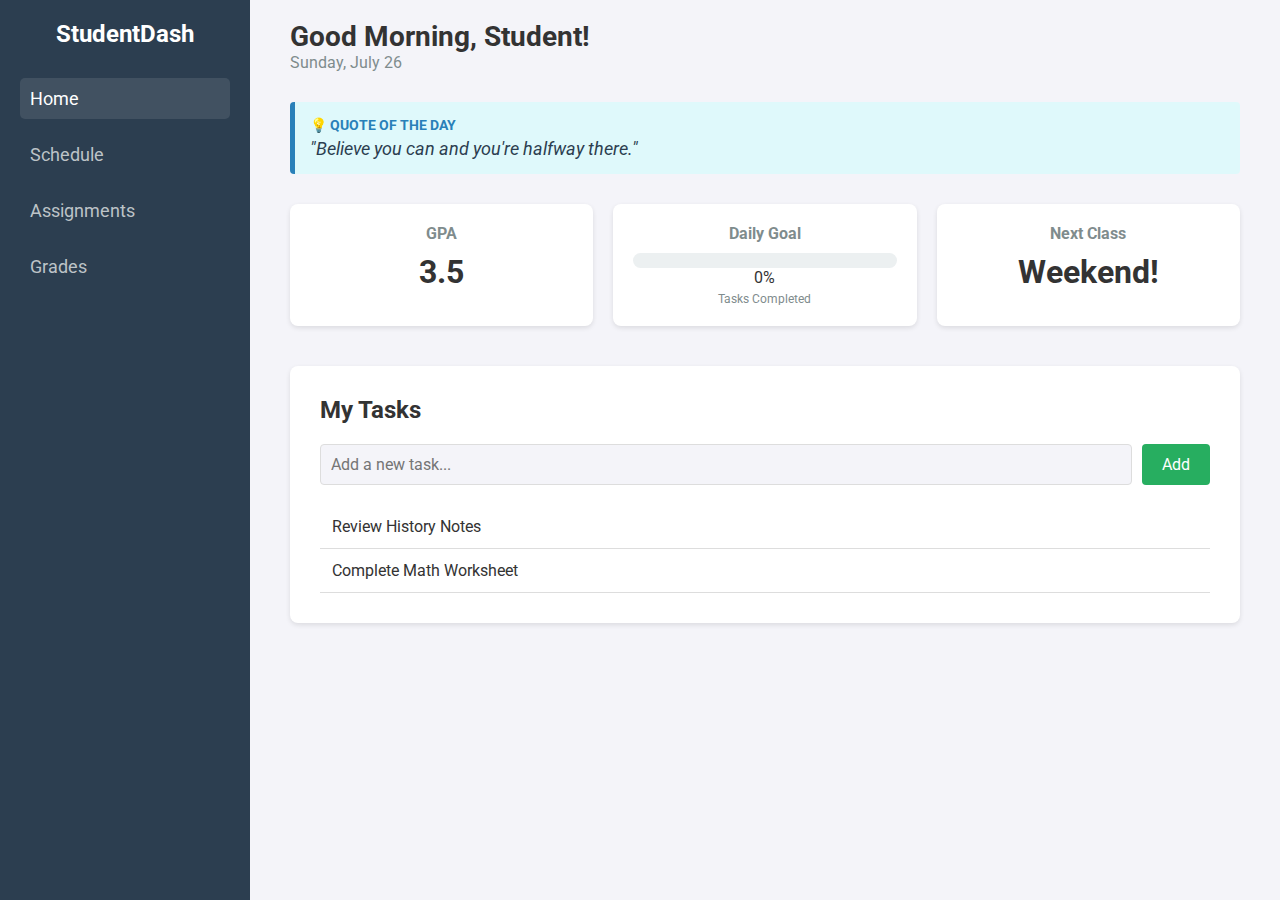
<file: index.html>
<!DOCTYPE html>
<html lang="en">

<head>
    <meta charset="UTF-8">
    <meta name="viewport" content="width=device-width, initial-scale=1.0">
    <title>My Student Dashboard</title>
    <link rel="stylesheet" href="index.css">
    <!-- Using a simple Google Font -->
    <link href="https://fonts.googleapis.com/css2?family=Roboto:wght@400;500;700&display=swap" rel="stylesheet">
</head>

<body>

    <div class="container">
        <!-- Sidebar Navigation -->
        <nav class="sidebar">
            <div class="logo">
                <h2>StudentDash</h2>
            </div>
            <ul>
                <li><a href="index.html" class="active">Home</a></li>
                <li><a href="schedule.html">Schedule</a></li>
                <li><a href="assignments.html">Assignments</a></li>
                <li><a href="grades.html">Grades</a></li>
            </ul>
        </nav>

        <!-- Main Content Area -->
        <main class="main-content">
            <header>
                <div class="greeting">
                    <h1 id="greeting-text">Hello, Student!</h1>
                    <p id="date-text">Loading date...</p>
                </div>
            </header>

            <!-- Quote of the Day -->
            <section class="quote-section">
                <h3>💡 Quote of the Day</h3>
                <blockquote id="daily-quote">"The best way to predict the future is to create it."</blockquote>
            </section>

            <!-- Quick Stats & Progress -->
            <section class="stats">
                <div class="card">
                    <h3>GPA</h3>
                    <p class="big-text">3.5</p>
                </div>
                <div class="card">
                    <h3>Daily Goal</h3>
                    <div class="progress-container-wrapper">
                        <div class="progress-bar-container">
                            <div class="progress-fill" style="width: 0%;"></div>
                        </div>
                        <span class="progress-text">0%</span>
                    </div>
                    <p class="small-text">Tasks Completed</p>
                </div>
                <div class="card">
                    <h3>Next Class</h3>
                    <p class="big-text" id="next-class">Math</p>
                </div>
            </section>

            <!-- Assignments / To-Do Section -->
            <section class="todo-section">
                <h2>My Tasks</h2>
                <div class="todo-input">
                    <input type="text" id="taskInput" placeholder="Add a new task...">
                    <button onclick="addTask()">Add</button>
                </div>

                <ul id="taskList">
                    <!-- Tasks will be added here by JavaScript -->
                    <li>Review History Notes</li>
                    <li>Complete Math Worksheet</li>
                </ul>
            </section>
        </main>
    </div>

    <script src="main.js"></script>
</body>

</html>
</file>
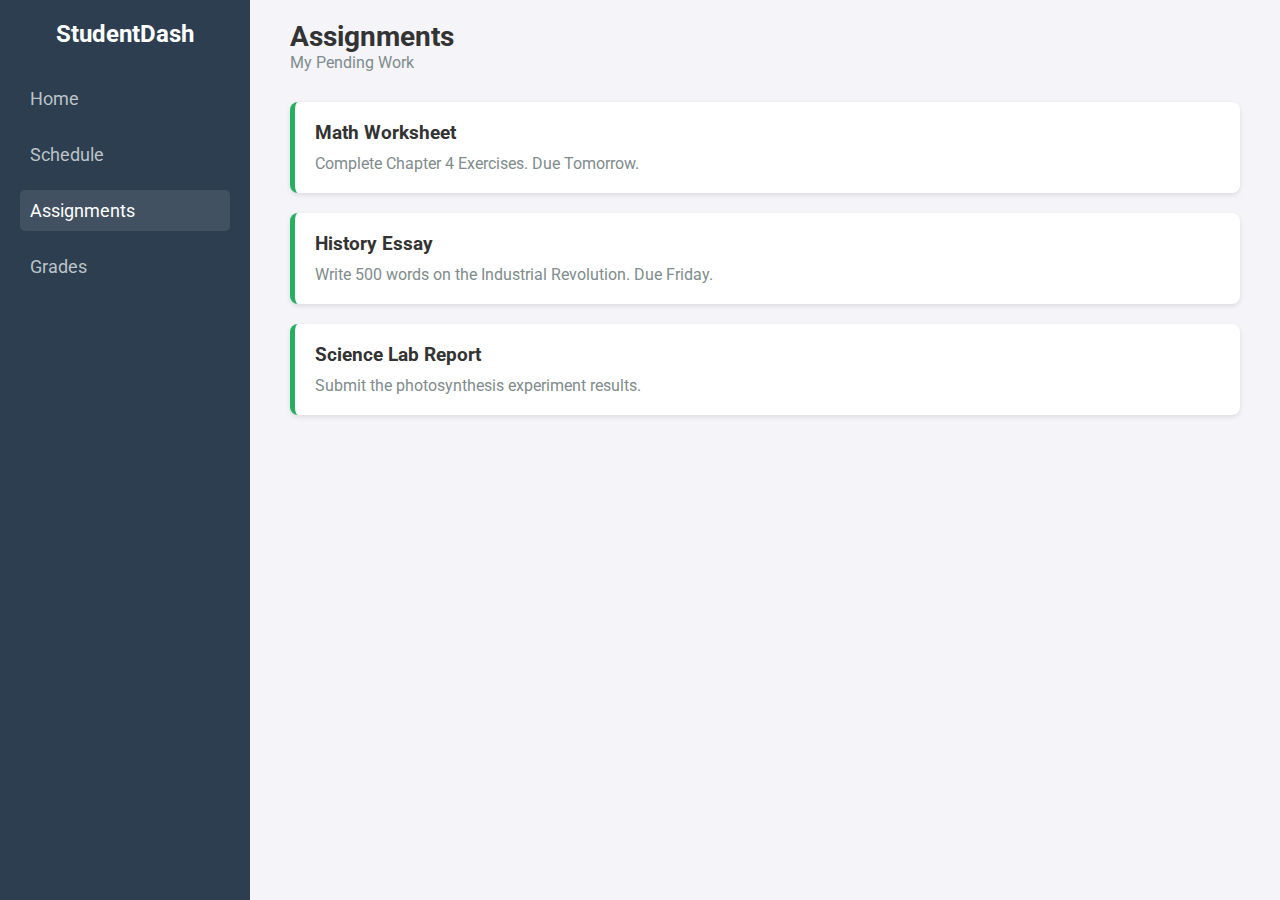
<file: assignments.html>
<!DOCTYPE html>
<html lang="en">

<head>
    <meta charset="UTF-8">
    <meta name="viewport" content="width=device-width, initial-scale=1.0">
    <title>Assignments - StudentDash</title>
    <link rel="stylesheet" href="index.css">
    <link href="https://fonts.googleapis.com/css2?family=Roboto:wght@400;500;700&display=swap" rel="stylesheet">
</head>

<body>

    <div class="container">
        <!-- Sidebar Navigation -->
        <nav class="sidebar">
            <div class="logo">
                <h2>StudentDash</h2>
            </div>
            <ul>
                <li><a href="index.html">Home</a></li>
                <li><a href="schedule.html">Schedule</a></li>
                <li><a href="assignments.html" class="active">Assignments</a></li>
                <li><a href="grades.html">Grades</a></li>
            </ul>
        </nav>

        <!-- Main Content Area -->
        <main class="main-content">
            <header>
                <div class="greeting">
                    <h1>Assignments</h1>
                    <p>My Pending Work</p>
                </div>
            </header>

            <!-- Assignments List Section -->
            <section class="assignments-section">

                <div class="assignment-card">
                    <h3>Math Worksheet</h3>
                    <p>Complete Chapter 4 Exercises. Due Tomorrow.</p>
                </div>

                <div class="assignment-card">
                    <h3>History Essay</h3>
                    <p>Write 500 words on the Industrial Revolution. Due Friday.</p>
                </div>

                <div class="assignment-card">
                    <h3>Science Lab Report</h3>
                    <p>Submit the photosynthesis experiment results.</p>
                </div>

            </section>

        </main>
    </div>

    <!-- No Script Needed here as per "No JS" rule -->
</body>

</html>
</file>
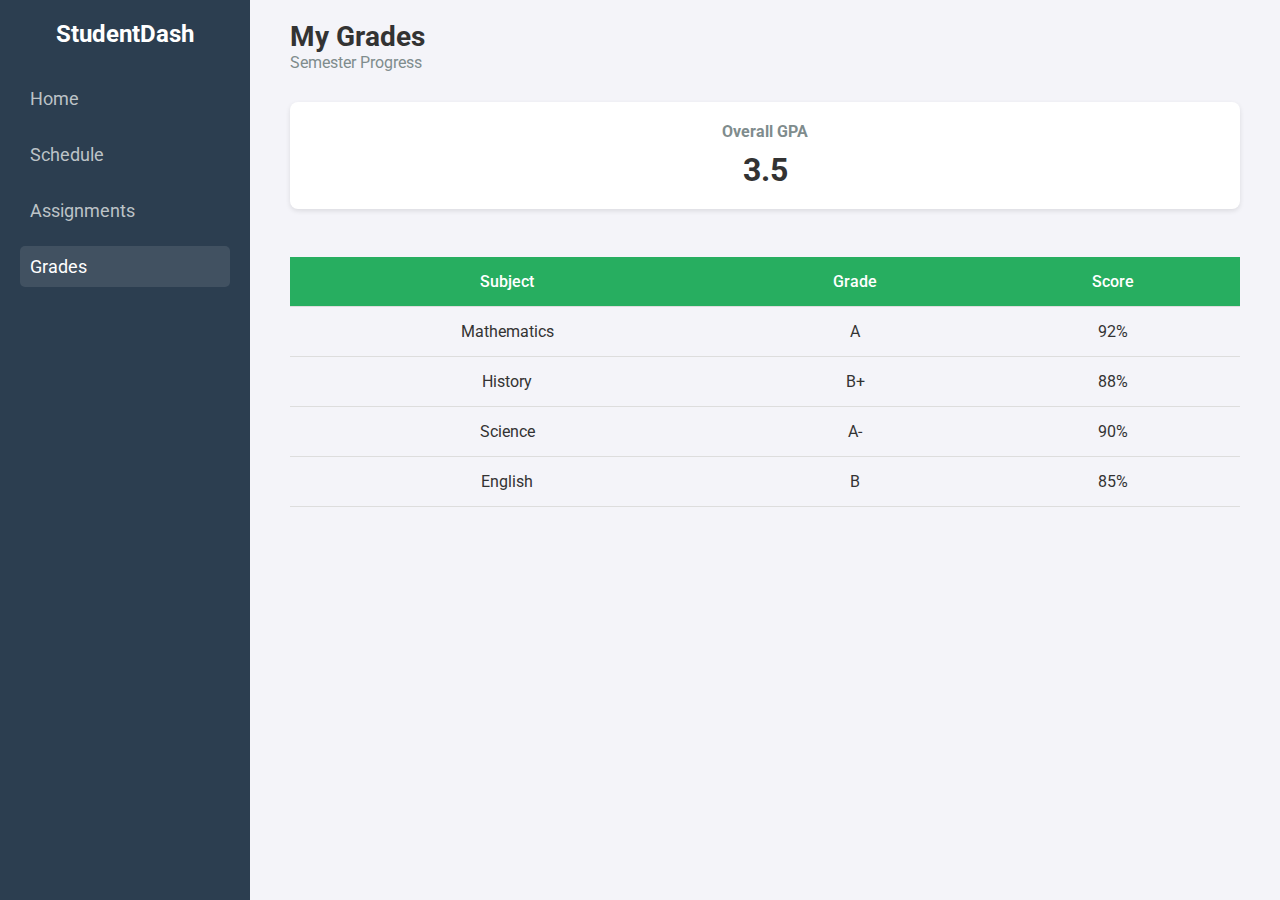
<file: grades.html>
<!DOCTYPE html>
<html lang="en">

<head>
    <meta charset="UTF-8">
    <meta name="viewport" content="width=device-width, initial-scale=1.0">
    <title>Grades - StudentDash</title>
    <link rel="stylesheet" href="index.css">
    <link href="https://fonts.googleapis.com/css2?family=Roboto:wght@400;500;700&display=swap" rel="stylesheet">
</head>

<body>

    <div class="container">
        <!-- Sidebar Navigation -->
        <nav class="sidebar">
            <div class="logo">
                <h2>StudentDash</h2>
            </div>
            <ul>
                <li><a href="index.html">Home</a></li>
                <li><a href="schedule.html">Schedule</a></li>
                <li><a href="assignments.html">Assignments</a></li>
                <li><a href="grades.html" class="active">Grades</a></li>
            </ul>
        </nav>

        <!-- Main Content Area -->
        <main class="main-content">
            <header>
                <div class="greeting">
                    <h1>My Grades</h1>
                    <p>Semester Progress</p>
                </div>
            </header>

            <!-- Grades Section -->
            <section class="grades-section">
                <div class="card">
                    <h3>Overall GPA</h3>
                    <p class="big-text">3.5</p>
                </div>

                <br><br>

                <table class="schedule-table">
                    <thead>
                        <tr>
                            <th>Subject</th>
                            <th>Grade</th>
                            <th>Score</th>
                        </tr>
                    </thead>
                    <tbody>
                        <tr>
                            <td>Mathematics</td>
                            <td>A</td>
                            <td>92%</td>
                        </tr>
                        <tr>
                            <td>History</td>
                            <td>B+</td>
                            <td>88%</td>
                        </tr>
                        <tr>
                            <td>Science</td>
                            <td>A-</td>
                            <td>90%</td>
                        </tr>
                        <tr>
                            <td>English</td>
                            <td>B</td>
                            <td>85%</td>
                        </tr>
                    </tbody>
                </table>
            </section>

        </main>
    </div>

</body>

</html>
</file>
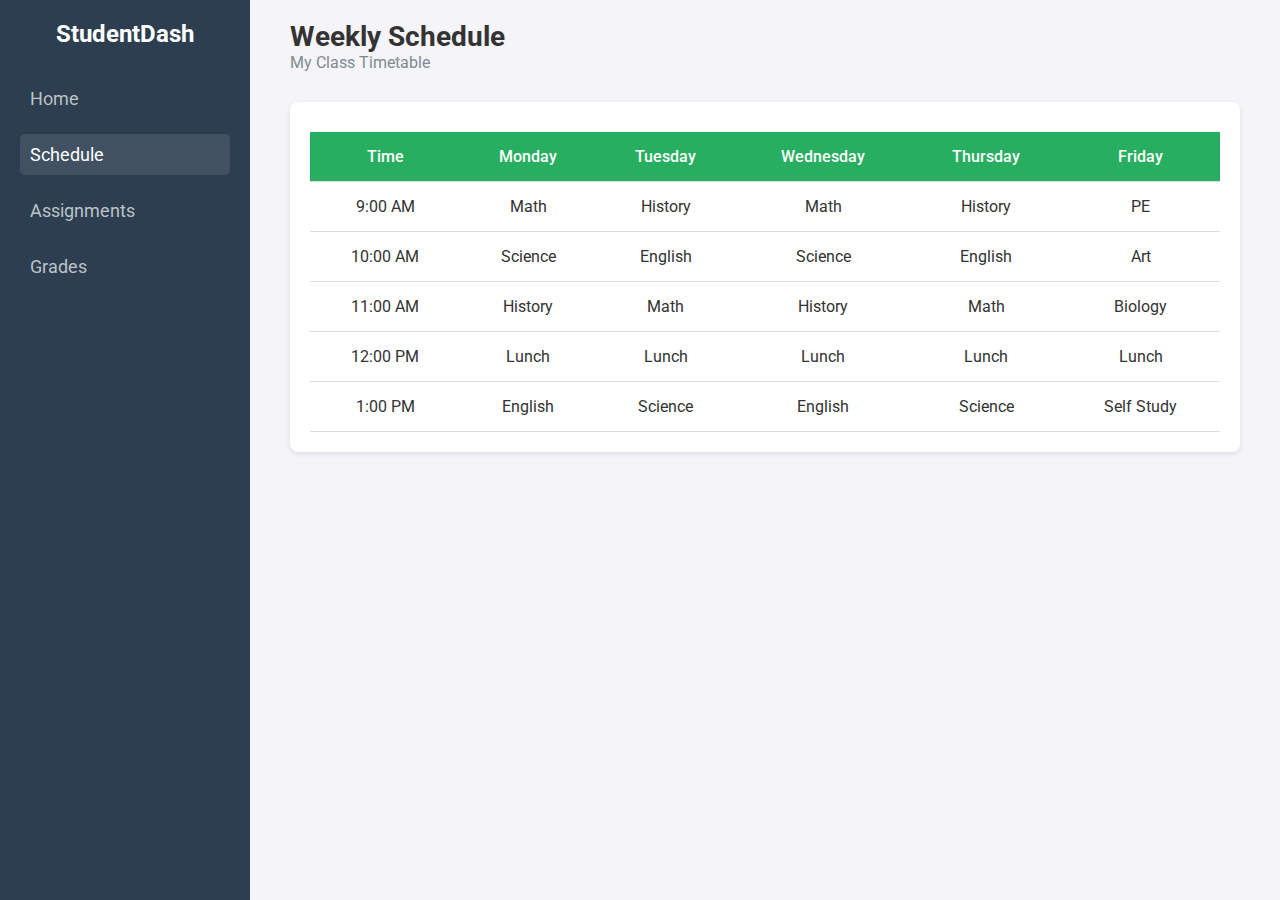
<file: schedule.html>
<!DOCTYPE html>
<html lang="en">

<head>
    <meta charset="UTF-8">
    <meta name="viewport" content="width=device-width, initial-scale=1.0">
    <title>Schedule - StudentDash</title>
    <link rel="stylesheet" href="index.css">
    <link href="https://fonts.googleapis.com/css2?family=Roboto:wght@400;500;700&display=swap" rel="stylesheet">
</head>

<body>

    <div class="container">
        <!-- Sidebar Navigation -->
        <nav class="sidebar">
            <div class="logo">
                <h2>StudentDash</h2>
            </div>
            <ul>
                <li><a href="index.html">Home</a></li>
                <li><a href="schedule.html" class="active">Schedule</a></li>
                <li><a href="assignments.html">Assignments</a></li>
                <li><a href="grades.html">Grades</a></li>
            </ul>
        </nav>

        <!-- Main Content Area -->
        <main class="main-content">
            <header>
                <div class="greeting">
                    <h1>Weekly Schedule</h1>
                    <p>My Class Timetable</p>
                </div>
            </header>

            <!-- Schedule Table Section -->
            <section class="schedule-section">
                <!-- Simple Table with Headers and Data -->
                <table class="schedule-table">
                    <thead>
                        <tr>
                            <th>Time</th>
                            <th>Monday</th>
                            <th>Tuesday</th>
                            <th>Wednesday</th>
                            <th>Thursday</th>
                            <th>Friday</th>
                        </tr>
                    </thead>
                    <tbody>
                        <tr>
                            <td>9:00 AM</td>
                            <td>Math</td>
                            <td>History</td>
                            <td>Math</td>
                            <td>History</td>
                            <td>PE</td>
                        </tr>
                        <tr>
                            <td>10:00 AM</td>
                            <td>Science</td>
                            <td>English</td>
                            <td>Science</td>
                            <td>English</td>
                            <td>Art</td>
                        </tr>
                        <tr>
                            <td>11:00 AM</td>
                            <td>History</td>
                            <td>Math</td>
                            <td>History</td>
                            <td>Math</td>
                            <td>Biology</td>
                        </tr>
                        <tr>
                            <td>12:00 PM</td>
                            <td>Lunch</td>
                            <td>Lunch</td>
                            <td>Lunch</td>
                            <td>Lunch</td>
                            <td>Lunch</td>
                        </tr>
                        <tr>
                            <td>1:00 PM</td>
                            <td>English</td>
                            <td>Science</td>
                            <td>English</td>
                            <td>Science</td>
                            <td>Self Study</td>
                        </tr>
                    </tbody>
                </table>
            </section>

        </main>
    </div>

    <!-- No Script Needed for Schedule -->
</body>

</html>
</file>
<file: index.css>
/* Phase 1 & 4 Preparation: CSS Variables */
:root {
    /* Colors */
    --bg-color: #f4f4f9;
    --sidebar-bg: #2c3e50;
    --text-color: #333;
    --text-light: #7f8c8d;
    --card-bg: #ffffff;
    --accent-color: #27ae60;
    /* Green */
    --accent-hover: #2ecc71;
    --border-color: #ddd;
}

/* Basic Reset */
* {
    margin: 0;
    padding: 0;
    box-sizing: border-box;
    font-family: 'Roboto', sans-serif;
}

body {
    background-color: var(--bg-color);
    color: var(--text-color);
    transition: background-color 0.3s, color 0.3s;
}

/* Layout container */
.container {
    display: flex;
    height: 100vh;
    /* Full screen height */
    overflow: hidden;
    /* Prevent body scroll, handle in main-content */
}

/* Sidebar Styling */
.sidebar {
    width: 250px;
    background-color: var(--sidebar-bg);
    color: white;
    padding: 20px;
    display: flex;
    flex-direction: column;
    /* Keeps sidebar fixed height */
}

.sidebar .logo h2 {
    margin-bottom: 30px;
    text-align: center;
}

.sidebar ul {
    list-style: none;
}

.sidebar ul li {
    margin-bottom: 15px;
}

.sidebar ul li a {
    color: #bdc3c7;
    text-decoration: none;
    font-size: 18px;
    display: block;
    padding: 10px;
    border-radius: 5px;
    transition: background 0.3s;
}

.sidebar ul li a:hover,
.sidebar ul li a.active {
    background-color: rgba(255, 255, 255, 0.1);
    color: white;
}

/* Main Content Styling */
.main-content {
    flex: 1;
    /* Takes up remaining space */
    padding: 20px 40px;
    overflow-y: auto;
    /* Scrollable main area */
}

header {
    margin-bottom: 30px;
}

.greeting h1 {
    font-size: 28px;
    color: var(--text-color);
}

.greeting p {
    color: var(--text-light);
}

/* Quote Section */
.quote-section {
    background-color: #dff9fb;
    /* Light blue tint */
    padding: 15px;
    border-left: 5px solid #2980b9;
    /* Blue accent */
    margin-bottom: 30px;
    border-radius: 4px;
}

.quote-section h3 {
    font-size: 14px;
    color: #2980b9;
    margin-bottom: 5px;
    text-transform: uppercase;
}

.quote-section blockquote {
    font-style: italic;
    font-size: 18px;
    color: #2c3e50;
}

/* Stats Cards */
.stats {
    display: flex;
    /* Flexbox for row layout */
    gap: 20px;
    margin-bottom: 40px;
    flex-wrap: wrap;
    /* Wrap on small screens */
}

.card {
    background-color: var(--card-bg);
    padding: 20px;
    border-radius: 8px;
    box-shadow: 0 2px 5px rgba(0, 0, 0, 0.1);
    flex: 1;
    /* Grow to fill space */
    min-width: 200px;
    /* Minimum width before wrapping */
    text-align: center;
}

.card h3 {
    margin-bottom: 10px;
    color: var(--text-light);
    font-size: 16px;
}

.card .big-text {
    font-size: 32px;
    font-weight: bold;
    color: var(--text-color);
}

/* Progress Bar Styles */
.progress-bar-container {
    background-color: #ecf0f1;
    border-radius: 10px;
    height: 15px;
    width: 100%;
    margin-top: 5px;
    overflow: hidden;
}

.progress-fill {
    background-color: var(--accent-color);
    height: 100%;
    border-radius: 10px;
    color: white;
    font-size: 10px;
    display: flex;
    align-items: center;
    justify-content: center;
    font-weight: bold;
}

.small-text {
    font-size: 12px;
    color: var(--text-light);
    margin-top: 5px;
}

/* To-Do Section */
.todo-section {
    background-color: var(--card-bg);
    padding: 30px;
    border-radius: 8px;
    box-shadow: 0 2px 5px rgba(0, 0, 0, 0.1);
}

.todo-section h2 {
    margin-bottom: 20px;
    color: var(--text-color);
}

.todo-input {
    display: flex;
    gap: 10px;
    margin-bottom: 20px;
}

.todo-input input {
    flex: 1;
    padding: 10px;
    border: 1px solid var(--border-color);
    border-radius: 4px;
    font-size: 16px;
    background-color: var(--bg-color);
    color: var(--text-color);
}

.todo-input button {
    padding: 10px 20px;
    background-color: var(--accent-color);
    color: white;
    border: none;
    border-radius: 4px;
    cursor: pointer;
    font-size: 16px;
}

.todo-input button:hover {
    background-color: var(--accent-hover);
}

#taskList {
    list-style: none;
}

#taskList li {
    padding: 12px;
    border-bottom: 1px solid var(--border-color);
    cursor: pointer;
    display: flex;
    justify-content: space-between;
    align-items: center;
}

#taskList li:hover {
    background-color: rgba(0, 0, 0, 0.02);
}

.completed {
    text-decoration: line-through;
    color: var(--text-light);
    opacity: 0.7;
}

/* Phase 5: Responsive Design (Mobile) */
@media (max-width: 768px) {
    .container {
        flex-direction: column;
        /* Stack vertically on phone */
        height: auto;
    }

    .sidebar {
        width: 100%;
        padding: 10px;
        flex-direction: row;
        /* Horizontal nav on mobile */
        justify-content: space-between;
        align-items: center;
    }

    .sidebar .logo h2 {
        margin-bottom: 0;
        font-size: 20px;
    }

    .sidebar ul {
        display: none;
        /* Hide full menu for now on mobile, or simple toggle */
    }

    .stats {
        flex-direction: column;
        /* Stack cards */
    }

    .main-content {
        padding: 20px;
        /* Less padding on mobile */
    }
}

/* Schedule Table Styles - Simple & Clean */
.schedule-section {
    background-color: var(--card-bg);
    padding: 20px;
    border-radius: 8px;
    box-shadow: 0 2px 5px rgba(0, 0, 0, 0.1);
    overflow-x: auto;
    /* Scroll on small screens */
}

.schedule-table {
    width: 100%;
    border-collapse: collapse;
    margin-top: 10px;
}

.schedule-table th,
.schedule-table td {
    padding: 15px;
    text-align: center;
    border-bottom: 1px solid var(--border-color);
}

.schedule-table th {
    background-color: var(--accent-color);
    color: white;
    font-weight: 500;
}

.schedule-table tr:hover {
    background-color: #f9f9f9;
}

/* Assignments Styles */
.assignment-card {
    background-color: var(--card-bg);
    padding: 20px;
    border-radius: 8px;
    box-shadow: 0 2px 5px rgba(0, 0, 0, 0.1);
    margin-bottom: 20px;
    border-left: 5px solid var(--accent-color);
}

.assignment-card h3 {
    margin-bottom: 10px;
    color: var(--text-color);
}

.assignment-card p {
    color: var(--text-light);
}
</file>
